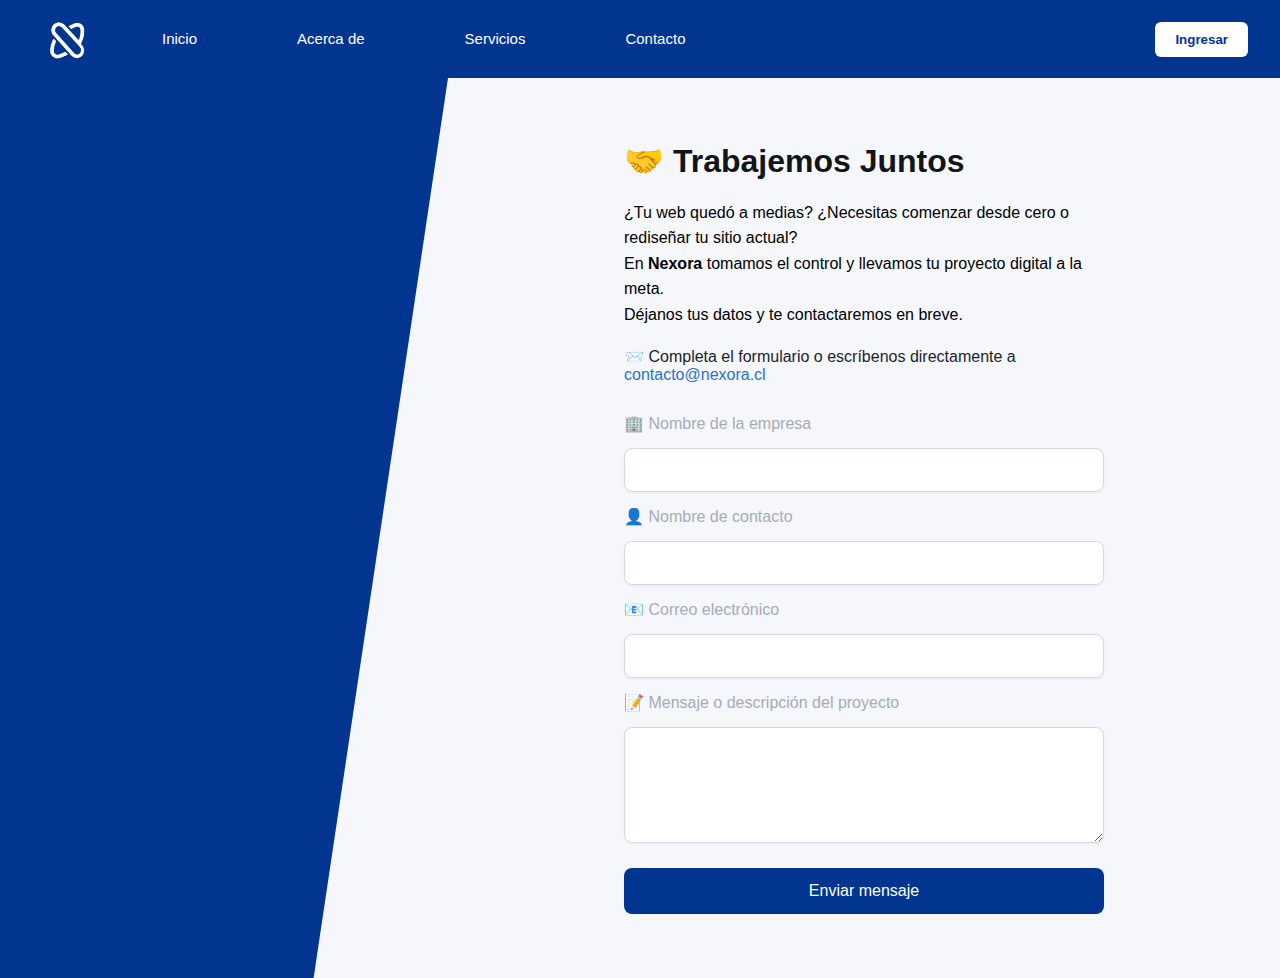
<file: ingreso.html>
<!DOCTYPE html>
<html lang="en">
<head>
    <meta charset="UTF-8">
    <meta name="viewport" content="width=device-width, initial-scale=1.0">
    <title>Contacto</title>
    <link rel="stylesheet" href="css/ingreso.css">
</head>
<body>
    <div class="nav">
        <ul>
          <div class="nav-left">
            <img src="img/logoinicio.png" alt="logo">
            <li><a href="#">Inicio</a></li>
            <li><a href="about.html">Acerca de</a></li>
            <li><a href="#">Servicios</a></li>
            <li><a href="contacto.html">Contacto</a></li>
          </div>
          <a href="registro.html"><button class="btn-ingresar">Ingresar</button></a>
        </ul>
    </div>

    <section class="contact-section">
        <div class="blue-side"></div>
      
        <div class="contact-container">
          <h1>🤝 Trabajemos Juntos</h1>
          <p class="intro">
            ¿Tu web quedó a medias? ¿Necesitas comenzar desde cero o rediseñar tu sitio actual?<br>
            En <strong>Nexora</strong> tomamos el control y llevamos tu proyecto digital a la meta.<br>
            Déjanos tus datos y te contactaremos en breve.
          </p>
          <p class="direct-email">📨 Completa el formulario o escríbenos directamente a <a href="mailto:contacto@nexora.cl">contacto@nexora.cl</a></p>
      
          <form class="formulario-contacto" action="#" method="POST">
            <label for="empresa">🏢 Nombre de la empresa</label>
            <input type="text" id="empresa" name="empresa" required />
      
            <label for="nombre">👤 Nombre de contacto</label>
            <input type="text" id="nombre" name="nombre" required />
      
            <label for="email">📧 Correo electrónico</label>
            <input type="email" id="email" name="email" required />
      
            <label for="mensaje">📝 Mensaje o descripción del proyecto</label>
            <textarea id="mensaje" name="mensaje" rows="5" required></textarea>
      
            <button type="submit">Enviar mensaje</button>
          </form>
        </div>
      
      </section>
      <script src="javaScript/validacion-contacto.js"></script>
</body>
</html>
</file>
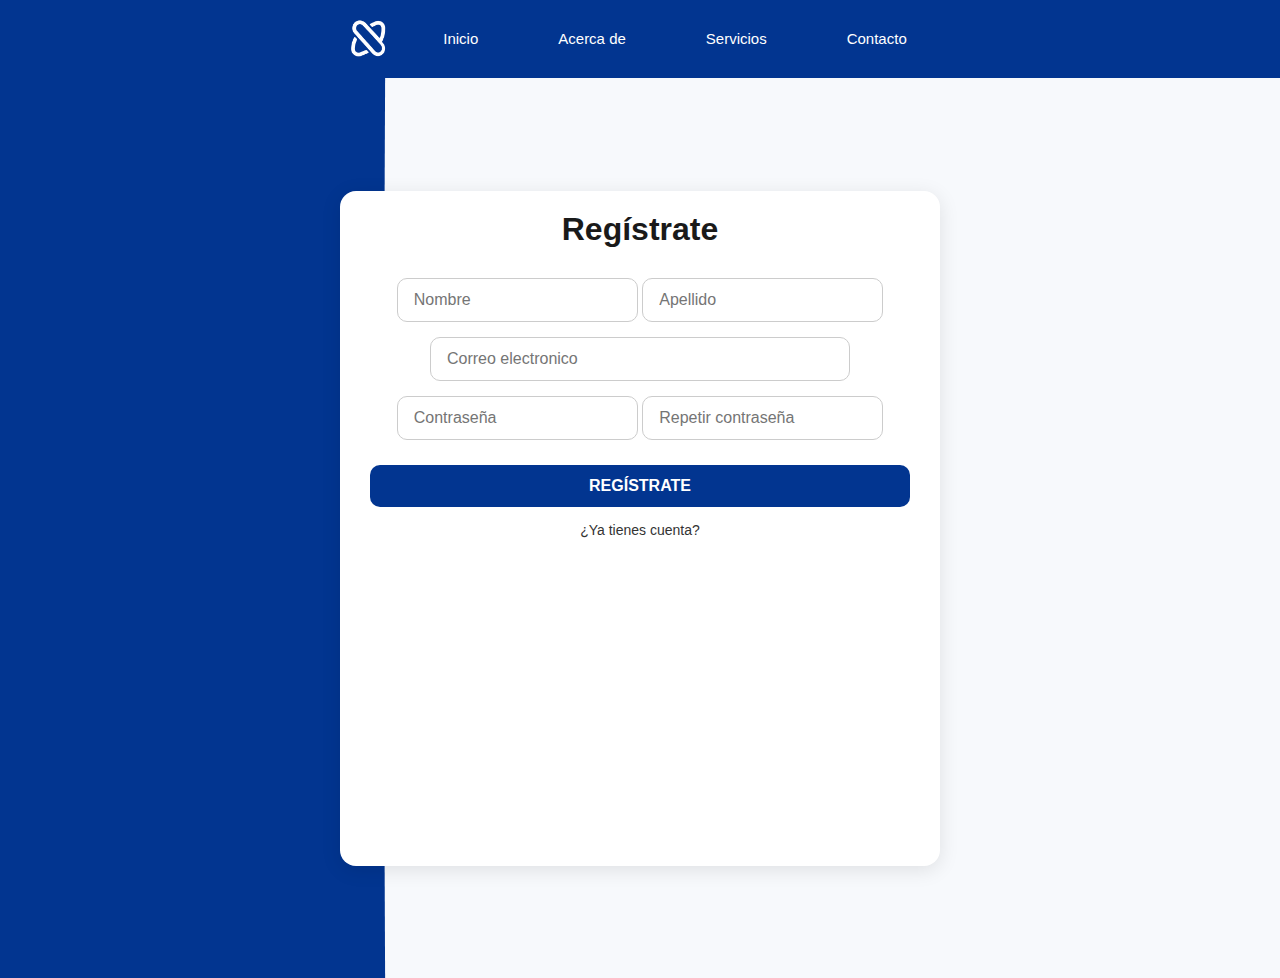
<file: registro.html>
<!DOCTYPE html>
<html lang="en">
<head>
    <meta charset="UTF-8">
    <meta name="viewport" content="width=device-width, initial-scale=1.0">
    <title>Registro</title>
    <link rel="stylesheet" href="css/registro.css">
    <link rel="website icon" href="img/logosinfondo.png">
</head>
<body>
    <div class="nav">
        <ul>
            <img src="img/logoinicio.png" alt="logo">
            <li><a href="index.html">Inicio</a></li>
            <li><a href="about.html">Acerca de</a></li>
            <li><a href="#">Servicios</a></li>
            <li><a href="contacto.html">Contacto</a></li>
        </ul>
    </div><div class="login-container">
        <div class="form-box">
          <h2>Regístrate</h2>
          <form action="" class="register" id="register">
            <input type="text" placeholder="Nombre" required>
            <input type="text" placeholder="Apellido" required>
            <input type="email" placeholder="Correo electronico" required>
            <input type="password" placeholder="Contraseña" required>
            <input type="password" placeholder="Repetir contraseña">
            <button type="submit">REGÍSTRATE</button>
            <a href="login.html">¿Ya tienes cuenta?</a>
          </form>
        </div>
      </div>
      <script src="javaScript/registro.js"></script>
</body>
</html>
</file>
<file: css/ingreso.css>
*{
    margin: 0;
    padding: 0;
    box-sizing: border-box;
}
body{
    margin: 0;
    font-family: 'Segoe UI', Tahoma, Geneva, Verdana, sans-serif;
    background-color: white;
    color: var(--text-dark);
}
.nav{
    display: flex;
    justify-content: center;
    background-color: #023590;
    color: #fff;
    padding: 0 1rem;
}
img{
    width: 70px;
    height: 70px;
    margin-top: 5px;

}
.nav ul {
    display: flex;
    align-items: center;
    justify-content: space-between;
    width: 100%;
    list-style-type: none;
    padding: 0 1rem;
  }
.nav ul li{
    display: inline-block;
    margin:  20px;
    padding: 10px 20px;
    
}
.nav ul li a{
    text-decoration: none;
    color: #fff;
    font-size: 15px;
    transition: all ease .4s;

} 
  .nav-left {
    display: flex;
    align-items: center;
    gap: 20px;
  }
  
  .btn-ingresar {
    margin-left: auto;
    background-color: #ffffff;
    color: #023590;
    font-weight: bold;
    padding: 10px 20px;
    border-radius: 6px;
    border: none;
    cursor: pointer;
    transition: 0.3s;
  }
  
  .btn-ingresar:hover {
    background-color: #f0f0f0;
  }
.contact-section {
    display: flex;
    min-height: 100vh;
    position: relative;
    background-color: #f5f7fa;
  }
  
  .blue-side {
    background-color: #023590;
    width: 35%;
    clip-path: polygon(0 0, 100% 0, 70% 100%, 0% 100%);
  }
  
  .contact-container {
    padding: 60px;
    max-width: 600px;
    margin: auto;
  }
  
  .contact-container h1 {
    font-size: 2rem;
    margin-bottom: 20px;
    color: #111418;
  }
  
  .intro {
    margin-bottom: 20px;
    line-height: 1.6;
  }
  
  .direct-email {
    color: #1a1f2b;
    margin-bottom: 30px;
  }
  
  .direct-email a {
    color: #2A71D0;
    text-decoration: none;
  }
  
  .formulario-contacto {
    display: flex;
    flex-direction: column;
    gap: 15px;
  }
  
  .formulario-contacto label {
    color: #a5acba;
    font-weight: 500;
  }
  
  .formulario-contacto input,
  .formulario-contacto textarea {
    padding: 12px;
    border: 1px solid #d3d8e1;
    border-radius: 8px;
    font-size: 1rem;
    background-color: white;
    box-shadow: 0 1px 3px rgba(0, 0, 0, 0.05);
  }
  
  .formulario-contacto textarea {
    resize: vertical;
  }
  
  .formulario-contacto button {
    background-color: #023590;
    color: white;
    padding: 14px;
    border: none;
    border-radius: 8px;
    font-size: 1rem;
    cursor: pointer;
    margin-top: 10px;
    transition: background 0.3s;
  }
  
  .formulario-contacto button:hover {
    background-color: #1A1F2B;
  }
  
  @media (max-width: 900px) {
    .blue-side {
      display: none;
    }
  
    .contact-container {
      padding: 40px 20px;
      max-width: 90%;
    }
  }
</file>
<file: css/registro.css>
* {
    box-sizing: border-box;
    margin: 0;
    padding: 0;
    font-family: 'Segoe UI', sans-serif;
  }

  body, html {
    height: 100%;
    background-color: #023590 ;
  }

  .login-container {
    position: relative;
    width: 100%;
    height: 100vh;
    display: flex;
    align-items: center;
    justify-content: center;
    overflow: hidden;
  }

  .login-container::before {
    content: "";
    position: absolute;
    left: 0;
    top: 0;
    height: 100%;
    width: 100%;
    background-color: #f7f9fc;
    clip-path: ellipse(70% 1000% at 100% 50%);
    z-index: 0;
  }

  .form-box {
    position: relative;
    z-index: 1;
    width: 100%;
    max-width: 600px;
    padding: 20px 30px;
    background-color: #ffffff;
    border-radius: 16px;
    text-align: center;
    box-shadow: 0 4px 20px rgba(0, 0, 0, 0.1);
    margin: 0 auto;
    height: 75%;
  }
  


  .form-box h2 {
    font-size: 32px;
    margin-bottom: 30px;
    color: #1a1a1a;
  }

  .form-box input[type="text"],
  .form-box input[type="email"],
  .form-box input[type="password"]{
    max-width: 400px;
    padding: 12px 16px;
    margin-bottom: 15px;
    border: 1px solid #ccc;
    border-radius: 10px;
    font-size: 16px;
  }
  .form-box input[type="email"]{
    width: 100%;
    max-width: 420px;
    padding: 12px 16px;
    margin-bottom: 15px;
    border: 1px solid #ccc;
    border-radius: 10px;
    font-size: 16px;
  }
  .form-box button {
    width: 100%;
    padding: 12px;
    background-color: #023590;
    color: white;
    border: none;
    border-radius: 10px;
    font-size: 16px;
    font-weight: bold;
    cursor: pointer;
    margin-top: 10px;
    transition: background-color 0.3s ease;
  }

  .form-box button:hover {
    background-color: #2456c4;
  }

  .form-box a {
    display: inline-block;
    margin-top: 15px;
    text-decoration: none;
    color: #333;
    font-size: 14px;
  }

  .form-box a:hover {
    text-decoration: underline;
  }
  .nav{
    display: flex;
    justify-content: center;
    background-color: #023590;
    color: #fff;
    padding: 0 1rem;
}
img{
    width: 70px;
    height: 70px;
    margin-top: 5px;

}
.nav ul{
    display: flex;
    list-style-type: none;
}
.nav ul li{
    display: inline-block;
    margin:  20px;
    padding: 10px 20px;
    
}
.nav ul li a{
    text-decoration: none;
    color: #fff;
    font-size: 15px;
    transition: all ease .4s;

}
</file>
